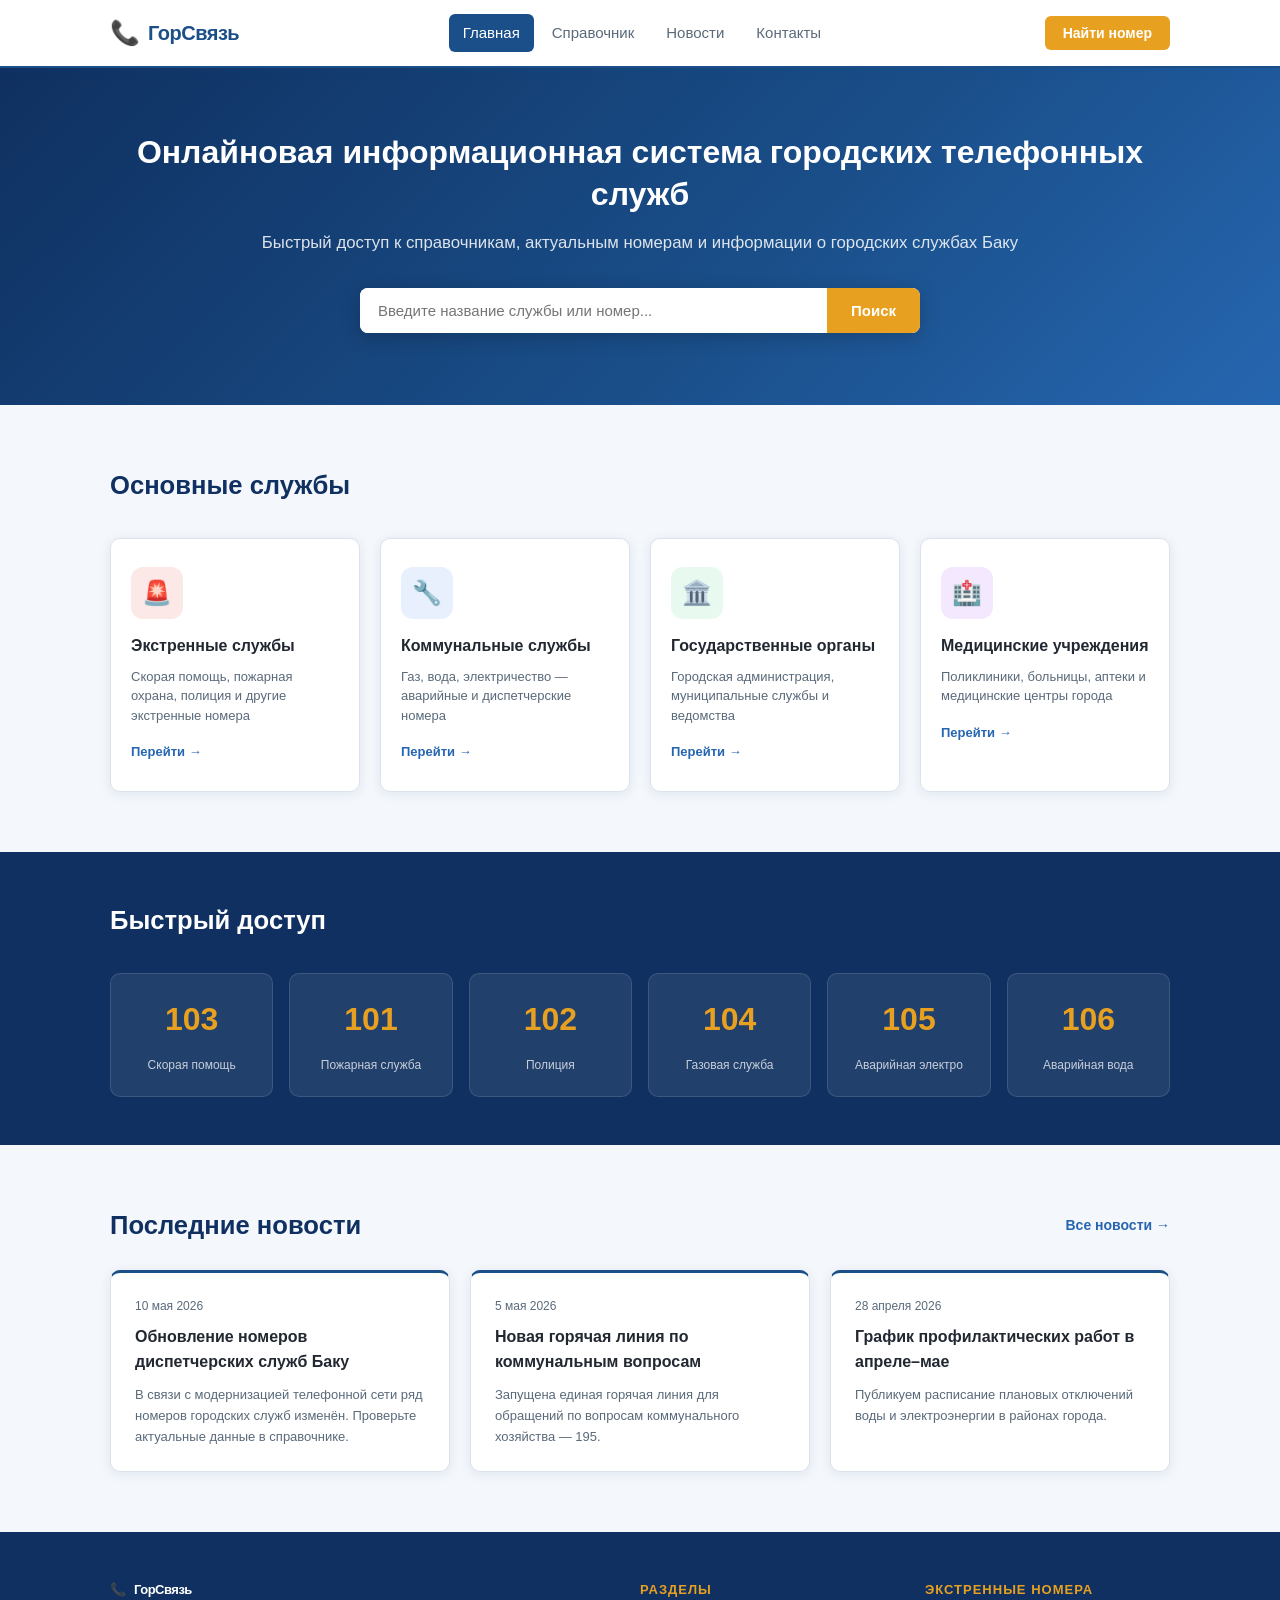
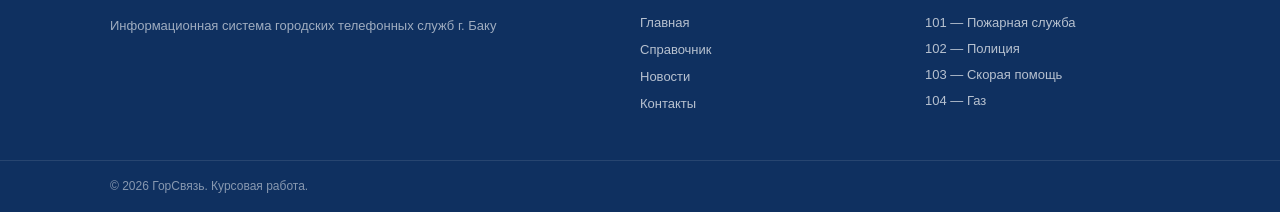
<file: index.html>
<!DOCTYPE html>
<html lang="ru">
<head>
  <meta charset="UTF-8">
  <meta name="viewport" content="width=device-width, initial-scale=1.0">
  <title>ГорСвязь — Городские телефонные службы</title>
  <link rel="stylesheet" href="style.css">
</head>
<body>
  <header>
    <div class="container header-inner">
      <div class="logo">
        <span class="logo-icon">📞</span>
        <span class="logo-text">ГорСвязь</span>
      </div>
      <nav>
        <a href="index.html" class="active">Главная</a>
        <a href="directory.html">Справочник</a>
        <a href="news.html">Новости</a>
        <a href="contacts.html">Контакты</a>
      </nav>
      <button class="btn-primary" onclick="location.href='directory.html'">Найти номер</button>
    </div>
  </header>

  <section class="hero">
    <div class="container">
      <h1>Онлайновая информационная система городских телефонных служб</h1>
      <p>Быстрый доступ к справочникам, актуальным номерам и информации о городских службах Баку</p>
      <div class="hero-search">
        <input type="text" id="heroSearch" placeholder="Введите название службы или номер...">
        <button onclick="heroSearchFn()">Поиск</button>
      </div>
      <div id="heroResult" class="hero-result"></div>
    </div>
  </section>

  <section class="services-section">
    <div class="container">
      <h2 class="section-title">Основные службы</h2>
      <div class="services-grid">
        <div class="service-card" onclick="location.href='directory.html?cat=emergency'">
          <div class="service-icon emergency">🚨</div>
          <h3>Экстренные службы</h3>
          <p>Скорая помощь, пожарная охрана, полиция и другие экстренные номера</p>
          <span class="service-link">Перейти →</span>
        </div>
        <div class="service-card" onclick="location.href='directory.html?cat=utility'">
          <div class="service-icon utility">🔧</div>
          <h3>Коммунальные службы</h3>
          <p>Газ, вода, электричество — аварийные и диспетчерские номера</p>
          <span class="service-link">Перейти →</span>
        </div>
        <div class="service-card" onclick="location.href='directory.html?cat=gov'">
          <div class="service-icon gov">🏛️</div>
          <h3>Государственные органы</h3>
          <p>Городская администрация, муниципальные службы и ведомства</p>
          <span class="service-link">Перейти →</span>
        </div>
        <div class="service-card" onclick="location.href='directory.html?cat=medical'">
          <div class="service-icon medical">🏥</div>
          <h3>Медицинские учреждения</h3>
          <p>Поликлиники, больницы, аптеки и медицинские центры города</p>
          <span class="service-link">Перейти →</span>
        </div>
      </div>
    </div>
  </section>

  <section class="quick-numbers">
    <div class="container">
      <h2 class="section-title">Быстрый доступ</h2>
      <div class="numbers-grid">
        <div class="number-item">
          <span class="num">103</span>
          <span class="num-label">Скорая помощь</span>
        </div>
        <div class="number-item">
          <span class="num">101</span>
          <span class="num-label">Пожарная служба</span>
        </div>
        <div class="number-item">
          <span class="num">102</span>
          <span class="num-label">Полиция</span>
        </div>
        <div class="number-item">
          <span class="num">104</span>
          <span class="num-label">Газовая служба</span>
        </div>
        <div class="number-item">
          <span class="num">105</span>
          <span class="num-label">Аварийная электро</span>
        </div>
        <div class="number-item">
          <span class="num">106</span>
          <span class="num-label">Аварийная вода</span>
        </div>
      </div>
    </div>
  </section>

  <section class="news-preview">
    <div class="container">
      <div class="section-header-row">
        <h2 class="section-title" style="margin-bottom:0">Последние новости</h2>
        <a href="news.html" class="see-all">Все новости →</a>
      </div>
      <div class="news-grid">
        <div class="news-card">
          <span class="news-date">10 мая 2026</span>
          <h4>Обновление номеров диспетчерских служб Баку</h4>
          <p>В связи с модернизацией телефонной сети ряд номеров городских служб изменён. Проверьте актуальные данные в справочнике.</p>
        </div>
        <div class="news-card">
          <span class="news-date">5 мая 2026</span>
          <h4>Новая горячая линия по коммунальным вопросам</h4>
          <p>Запущена единая горячая линия для обращений по вопросам коммунального хозяйства — 195.</p>
        </div>
        <div class="news-card">
          <span class="news-date">28 апреля 2026</span>
          <h4>График профилактических работ в апреле–мае</h4>
          <p>Публикуем расписание плановых отключений воды и электроэнергии в районах города.</p>
        </div>
      </div>
    </div>
  </section>

  <footer>
    <div class="container footer-inner">
      <div class="footer-col">
        <div class="logo"><span class="logo-icon">📞</span><span class="logo-text">ГорСвязь</span></div>
        <p>Информационная система городских телефонных служб г. Баку</p>
      </div>
      <div class="footer-col">
        <h5>Разделы</h5>
        <a href="index.html">Главная</a>
        <a href="directory.html">Справочник</a>
        <a href="news.html">Новости</a>
        <a href="contacts.html">Контакты</a>
      </div>
      <div class="footer-col">
        <h5>Экстренные номера</h5>
        <span>101 — Пожарная служба</span>
        <span>102 — Полиция</span>
        <span>103 — Скорая помощь</span>
        <span>104 — Газ</span>
      </div>
    </div>
    <div class="footer-bottom">
      <div class="container">© 2026 ГорСвязь. Курсовая работа.</div>
    </div>
  </footer>

  <script>
    const allServices = [
      { name: "Скорая помощь", num: "103", cat: "emergency" },
      { name: "Пожарная служба", num: "101", cat: "emergency" },
      { name: "Полиция", num: "102", cat: "emergency" },
      { name: "Газовая аварийная", num: "104", cat: "utility" },
      { name: "Электроаварийная", num: "105", cat: "utility" },
      { name: "Аварийная водоснабжение", num: "106", cat: "utility" },
      { name: "Городская администрация", num: "(012) 498-00-00", cat: "gov" },
      { name: "Горячая линия ЖКХ", num: "195", cat: "utility" },
    ];
    function heroSearchFn() {
      const q = document.getElementById('heroSearch').value.trim().toLowerCase();
      const res = document.getElementById('heroResult');
      if (!q) { res.innerHTML = ''; return; }
      const found = allServices.filter(s => s.name.toLowerCase().includes(q) || s.num.includes(q));
      if (found.length === 0) {
        res.innerHTML = '<p>Ничего не найдено. <a href="directory.html">Открыть полный справочник</a></p>';
      } else {
        res.innerHTML = found.map(s => `<div class="result-item"><b>${s.name}</b> — <span>${s.num}</span></div>`).join('');
      }
    }
    document.getElementById('heroSearch').addEventListener('keydown', e => { if (e.key === 'Enter') heroSearchFn(); });
  </script>
</body>
</html>
</file>
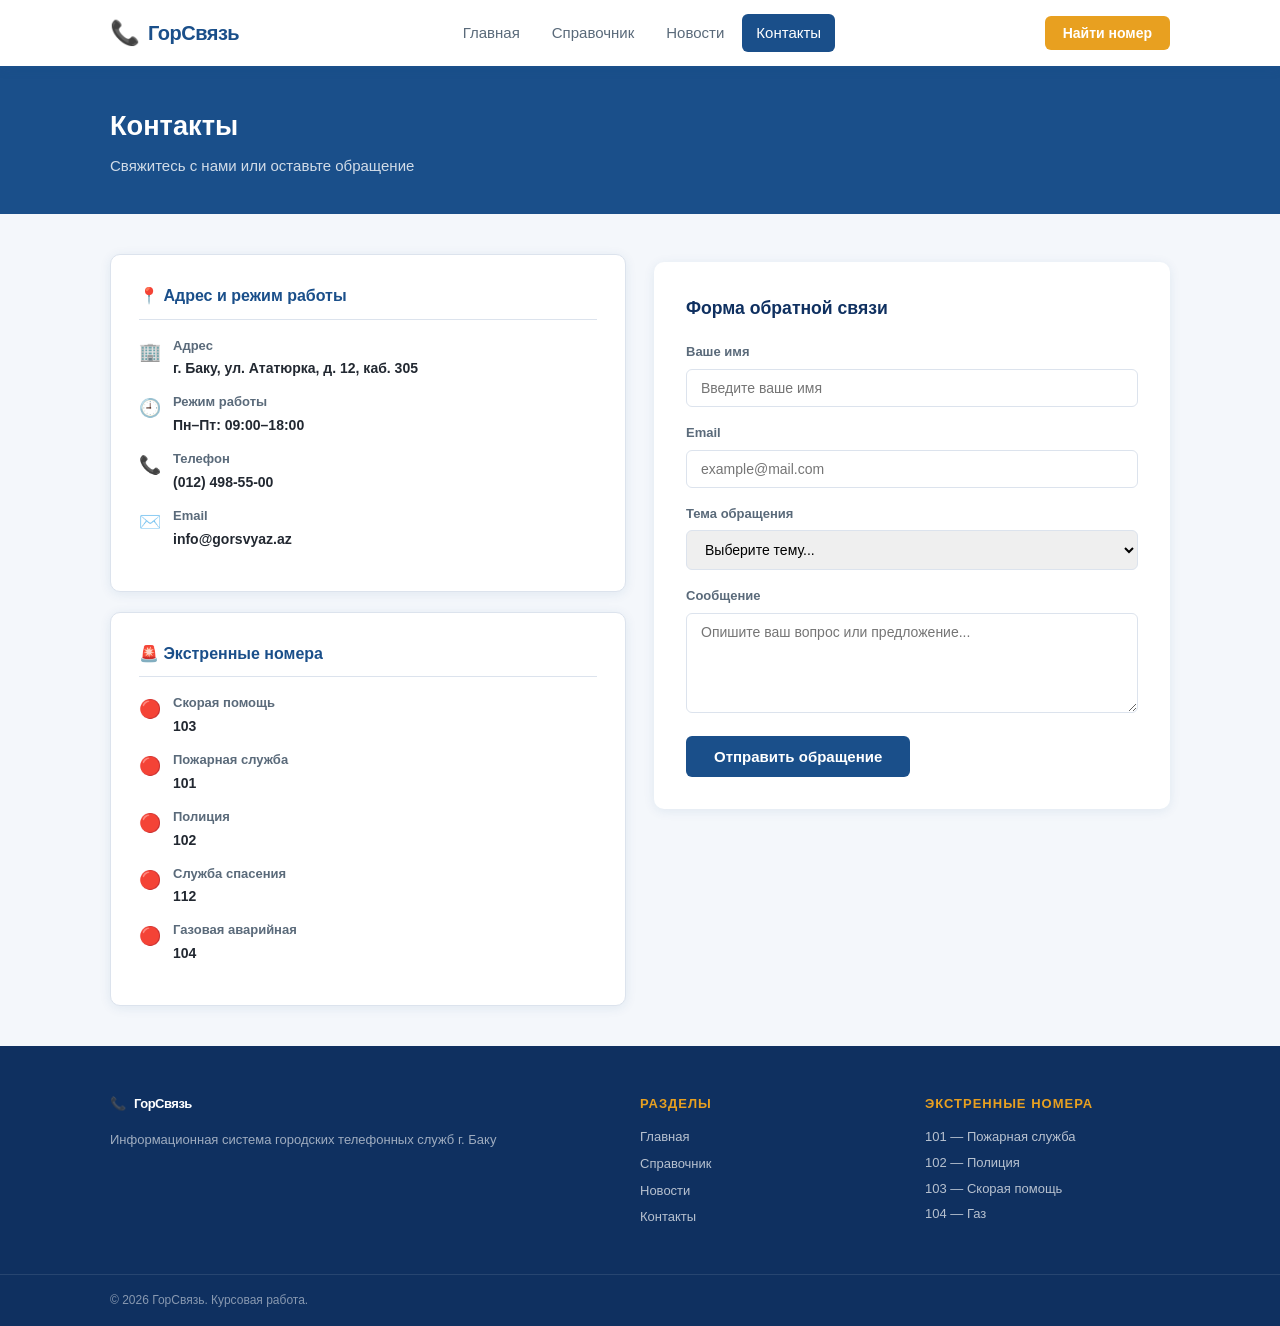
<file: contacts.html>
<!DOCTYPE html>
<html lang="ru">
<head>
  <meta charset="UTF-8">
  <meta name="viewport" content="width=device-width, initial-scale=1.0">
  <title>Контакты — ГорСвязь</title>
  <link rel="stylesheet" href="style.css">
</head>
<body>
  <header>
    <div class="container header-inner">
      <div class="logo">
        <span class="logo-icon">📞</span>
        <span class="logo-text">ГорСвязь</span>
      </div>
      <nav>
        <a href="index.html">Главная</a>
        <a href="directory.html">Справочник</a>
        <a href="news.html">Новости</a>
        <a href="contacts.html" class="active">Контакты</a>
      </nav>
      <button class="btn-primary" onclick="location.href='directory.html'">Найти номер</button>
    </div>
  </header>

  <div class="page-header">
    <div class="container">
      <h1>Контакты</h1>
      <p>Свяжитесь с нами или оставьте обращение</p>
    </div>
  </div>

  <div class="container">
    <div class="contacts-grid">
      <div>
        <div class="contact-card" style="margin-bottom:20px">
          <h3>📍 Адрес и режим работы</h3>
          <div class="contact-row">
            <span class="icon">🏢</span>
            <div class="info">
              <strong>Адрес</strong>
              <span>г. Баку, ул. Ататюрка, д. 12, каб. 305</span>
            </div>
          </div>
          <div class="contact-row">
            <span class="icon">🕘</span>
            <div class="info">
              <strong>Режим работы</strong>
              <span>Пн–Пт: 09:00–18:00</span>
            </div>
          </div>
          <div class="contact-row">
            <span class="icon">📞</span>
            <div class="info">
              <strong>Телефон</strong>
              <span>(012) 498-55-00</span>
            </div>
          </div>
          <div class="contact-row">
            <span class="icon">✉️</span>
            <div class="info">
              <strong>Email</strong>
              <span>info@gorsvyaz.az</span>
            </div>
          </div>
        </div>

        <div class="contact-card">
          <h3>🚨 Экстренные номера</h3>
          <div class="contact-row">
            <span class="icon">🔴</span>
            <div class="info"><strong>Скорая помощь</strong><span>103</span></div>
          </div>
          <div class="contact-row">
            <span class="icon">🔴</span>
            <div class="info"><strong>Пожарная служба</strong><span>101</span></div>
          </div>
          <div class="contact-row">
            <span class="icon">🔴</span>
            <div class="info"><strong>Полиция</strong><span>102</span></div>
          </div>
          <div class="contact-row">
            <span class="icon">🔴</span>
            <div class="info"><strong>Служба спасения</strong><span>112</span></div>
          </div>
          <div class="contact-row">
            <span class="icon">🔴</span>
            <div class="info"><strong>Газовая аварийная</strong><span>104</span></div>
          </div>
        </div>
      </div>

      <div>
        <div class="feedback-form">
          <h3>Форма обратной связи</h3>
          <div class="form-group">
            <label>Ваше имя</label>
            <input type="text" id="fname" placeholder="Введите ваше имя">
          </div>
          <div class="form-group">
            <label>Email</label>
            <input type="email" id="femail" placeholder="example@mail.com">
          </div>
          <div class="form-group">
            <label>Тема обращения</label>
            <select id="fsubject">
              <option value="">Выберите тему...</option>
              <option>Добавление нового номера</option>
              <option>Исправление ошибки в справочнике</option>
              <option>Технические вопросы</option>
              <option>Другое</option>
            </select>
          </div>
          <div class="form-group">
            <label>Сообщение</label>
            <textarea id="fmessage" placeholder="Опишите ваш вопрос или предложение..."></textarea>
          </div>
          <button class="btn-submit" onclick="submitForm()">Отправить обращение</button>
          <div class="form-success" id="formSuccess">✅ Спасибо! Ваше обращение принято. Мы ответим в течение 2 рабочих дней.</div>
        </div>
      </div>
    </div>
  </div>

  <footer>
    <div class="container footer-inner">
      <div class="footer-col">
        <div class="logo"><span class="logo-icon">📞</span><span class="logo-text">ГорСвязь</span></div>
        <p>Информационная система городских телефонных служб г. Баку</p>
      </div>
      <div class="footer-col">
        <h5>Разделы</h5>
        <a href="index.html">Главная</a>
        <a href="directory.html">Справочник</a>
        <a href="news.html">Новости</a>
        <a href="contacts.html">Контакты</a>
      </div>
      <div class="footer-col">
        <h5>Экстренные номера</h5>
        <span>101 — Пожарная служба</span>
        <span>102 — Полиция</span>
        <span>103 — Скорая помощь</span>
        <span>104 — Газ</span>
      </div>
    </div>
    <div class="footer-bottom"><div class="container">© 2026 ГорСвязь. Курсовая работа.</div></div>
  </footer>

  <script>
    function submitForm() {
      const name = document.getElementById('fname').value.trim();
      const email = document.getElementById('femail').value.trim();
      const subject = document.getElementById('fsubject').value;
      const msg = document.getElementById('fmessage').value.trim();
      if (!name || !email || !subject || !msg) {
        alert('Пожалуйста, заполните все поля.');
        return;
      }
      document.getElementById('formSuccess').style.display = 'block';
      document.getElementById('fname').value = '';
      document.getElementById('femail').value = '';
      document.getElementById('fsubject').value = '';
      document.getElementById('fmessage').value = '';
    }
  </script>
</body>
</html>
</file>
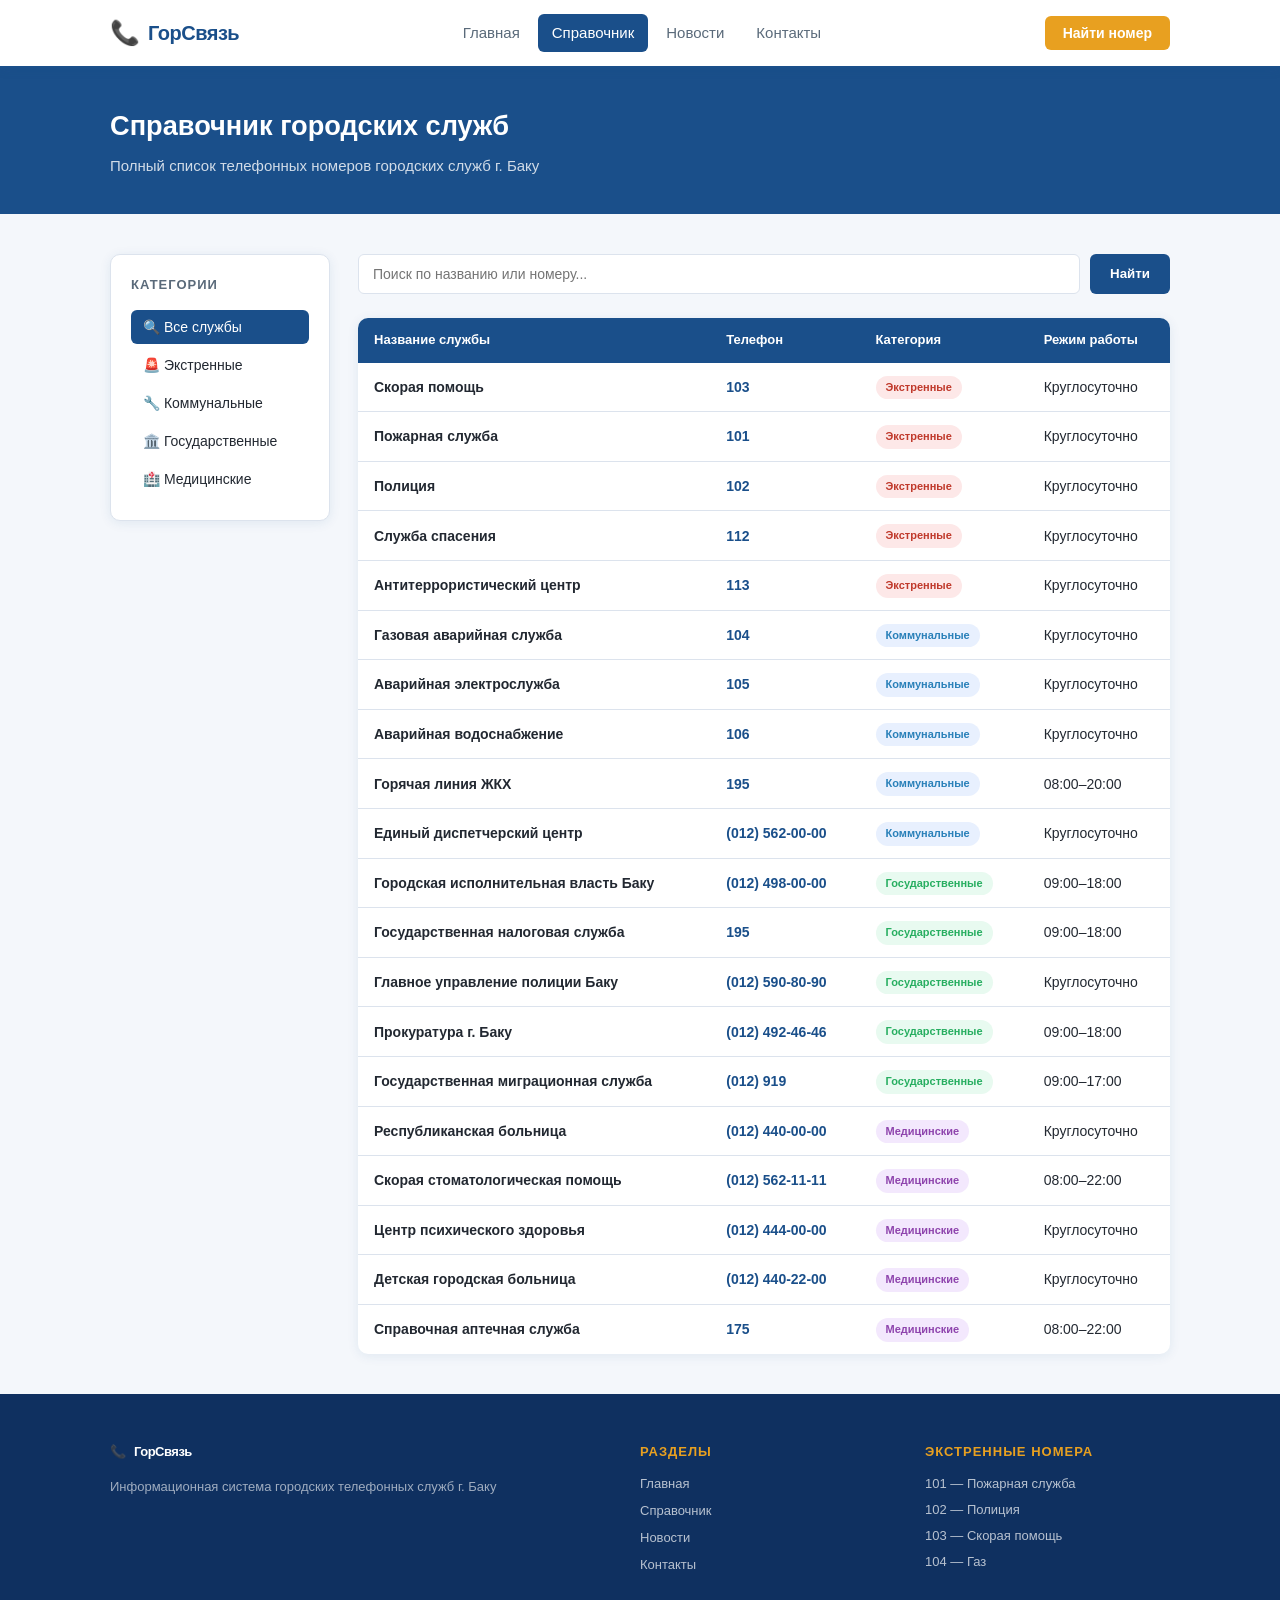
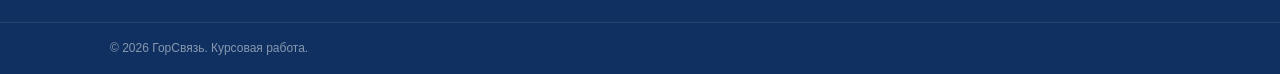
<file: directory.html>
<!DOCTYPE html>
<html lang="ru">
<head>
  <meta charset="UTF-8">
  <meta name="viewport" content="width=device-width, initial-scale=1.0">
  <title>Справочник — ГорСвязь</title>
  <link rel="stylesheet" href="style.css">
</head>
<body>
  <header>
    <div class="container header-inner">
      <div class="logo">
        <span class="logo-icon">📞</span>
        <span class="logo-text">ГорСвязь</span>
      </div>
      <nav>
        <a href="index.html">Главная</a>
        <a href="directory.html" class="active">Справочник</a>
        <a href="news.html">Новости</a>
        <a href="contacts.html">Контакты</a>
      </nav>
      <button class="btn-primary" onclick="location.href='directory.html'">Найти номер</button>
    </div>
  </header>

  <div class="page-header">
    <div class="container">
      <h1>Справочник городских служб</h1>
      <p>Полный список телефонных номеров городских служб г. Баку</p>
    </div>
  </div>

  <div class="container">
    <div class="dir-layout">
      <aside class="sidebar">
        <h3>Категории</h3>
        <button class="cat-btn active" data-cat="all">🔍 Все службы</button>
        <button class="cat-btn" data-cat="emergency">🚨 Экстренные</button>
        <button class="cat-btn" data-cat="utility">🔧 Коммунальные</button>
        <button class="cat-btn" data-cat="gov">🏛️ Государственные</button>
        <button class="cat-btn" data-cat="medical">🏥 Медицинские</button>
      </aside>

      <main>
        <div class="search-bar">
          <input type="text" id="dirSearch" placeholder="Поиск по названию или номеру...">
          <button onclick="filterTable()">Найти</button>
        </div>
        <table class="dir-table" id="dirTable">
          <thead>
            <tr>
              <th>Название службы</th>
              <th>Телефон</th>
              <th>Категория</th>
              <th>Режим работы</th>
            </tr>
          </thead>
          <tbody id="dirBody">
          </tbody>
        </table>
        <p id="noResult" style="display:none; padding:20px; color:#888;">Ничего не найдено.</p>
      </main>
    </div>
  </div>

  <footer>
    <div class="container footer-inner">
      <div class="footer-col">
        <div class="logo"><span class="logo-icon">📞</span><span class="logo-text">ГорСвязь</span></div>
        <p>Информационная система городских телефонных служб г. Баку</p>
      </div>
      <div class="footer-col">
        <h5>Разделы</h5>
        <a href="index.html">Главная</a>
        <a href="directory.html">Справочник</a>
        <a href="news.html">Новости</a>
        <a href="contacts.html">Контакты</a>
      </div>
      <div class="footer-col">
        <h5>Экстренные номера</h5>
        <span>101 — Пожарная служба</span>
        <span>102 — Полиция</span>
        <span>103 — Скорая помощь</span>
        <span>104 — Газ</span>
      </div>
    </div>
    <div class="footer-bottom"><div class="container">© 2026 ГорСвязь. Курсовая работа.</div></div>
  </footer>

  <script>
    const services = [
      { name: "Скорая помощь", phone: "103", cat: "emergency", hours: "Круглосуточно" },
      { name: "Пожарная служба", phone: "101", cat: "emergency", hours: "Круглосуточно" },
      { name: "Полиция", phone: "102", cat: "emergency", hours: "Круглосуточно" },
      { name: "Служба спасения", phone: "112", cat: "emergency", hours: "Круглосуточно" },
      { name: "Антитеррористический центр", phone: "113", cat: "emergency", hours: "Круглосуточно" },
      { name: "Газовая аварийная служба", phone: "104", cat: "utility", hours: "Круглосуточно" },
      { name: "Аварийная электрослужба", phone: "105", cat: "utility", hours: "Круглосуточно" },
      { name: "Аварийная водоснабжение", phone: "106", cat: "utility", hours: "Круглосуточно" },
      { name: "Горячая линия ЖКХ", phone: "195", cat: "utility", hours: "08:00–20:00" },
      { name: "Единый диспетчерский центр", phone: "(012) 562-00-00", cat: "utility", hours: "Круглосуточно" },
      { name: "Городская исполнительная власть Баку", phone: "(012) 498-00-00", cat: "gov", hours: "09:00–18:00" },
      { name: "Государственная налоговая служба", phone: "195", cat: "gov", hours: "09:00–18:00" },
      { name: "Главное управление полиции Баку", phone: "(012) 590-80-90", cat: "gov", hours: "Круглосуточно" },
      { name: "Прокуратура г. Баку", phone: "(012) 492-46-46", cat: "gov", hours: "09:00–18:00" },
      { name: "Государственная миграционная служба", phone: "(012) 919", cat: "gov", hours: "09:00–17:00" },
      { name: "Республиканская больница", phone: "(012) 440-00-00", cat: "medical", hours: "Круглосуточно" },
      { name: "Скорая стоматологическая помощь", phone: "(012) 562-11-11", cat: "medical", hours: "08:00–22:00" },
      { name: "Центр психического здоровья", phone: "(012) 444-00-00", cat: "medical", hours: "Круглосуточно" },
      { name: "Детская городская больница", phone: "(012) 440-22-00", cat: "medical", hours: "Круглосуточно" },
      { name: "Справочная аптечная служба", phone: "175", cat: "medical", hours: "08:00–22:00" },
    ];

    const catNames = { emergency: "Экстренные", utility: "Коммунальные", gov: "Государственные", medical: "Медицинские" };
    const catClass = { emergency: "badge-emergency", utility: "badge-utility", gov: "badge-gov", medical: "badge-medical" };

    let currentCat = 'all';

    function renderTable(data) {
      const body = document.getElementById('dirBody');
      const noRes = document.getElementById('noResult');
      if (data.length === 0) {
        body.innerHTML = '';
        noRes.style.display = 'block';
      } else {
        noRes.style.display = 'none';
        body.innerHTML = data.map(s => `
          <tr>
            <td><b>${s.name}</b></td>
            <td><b style="color:#1a4f8a">${s.phone}</b></td>
            <td><span class="badge ${catClass[s.cat]}">${catNames[s.cat]}</span></td>
            <td>${s.hours}</td>
          </tr>
        `).join('');
      }
    }

    function filterTable() {
      const q = document.getElementById('dirSearch').value.trim().toLowerCase();
      let data = currentCat === 'all' ? services : services.filter(s => s.cat === currentCat);
      if (q) data = data.filter(s => s.name.toLowerCase().includes(q) || s.phone.includes(q));
      renderTable(data);
    }

    document.querySelectorAll('.cat-btn').forEach(btn => {
      btn.addEventListener('click', function() {
        document.querySelectorAll('.cat-btn').forEach(b => b.classList.remove('active'));
        this.classList.add('active');
        currentCat = this.dataset.cat;
        filterTable();
      });
    });

    document.getElementById('dirSearch').addEventListener('keydown', e => { if (e.key === 'Enter') filterTable(); });

    // Check URL param for category
    const urlParams = new URLSearchParams(window.location.search);
    const cat = urlParams.get('cat');
    if (cat) {
      currentCat = cat;
      document.querySelectorAll('.cat-btn').forEach(b => b.classList.remove('active'));
      const targetBtn = document.querySelector(`.cat-btn[data-cat="${cat}"]`);
      if (targetBtn) targetBtn.classList.add('active');
    }

    renderTable(currentCat === 'all' ? services : services.filter(s => s.cat === currentCat));
  </script>
</body>
</html>
</file>
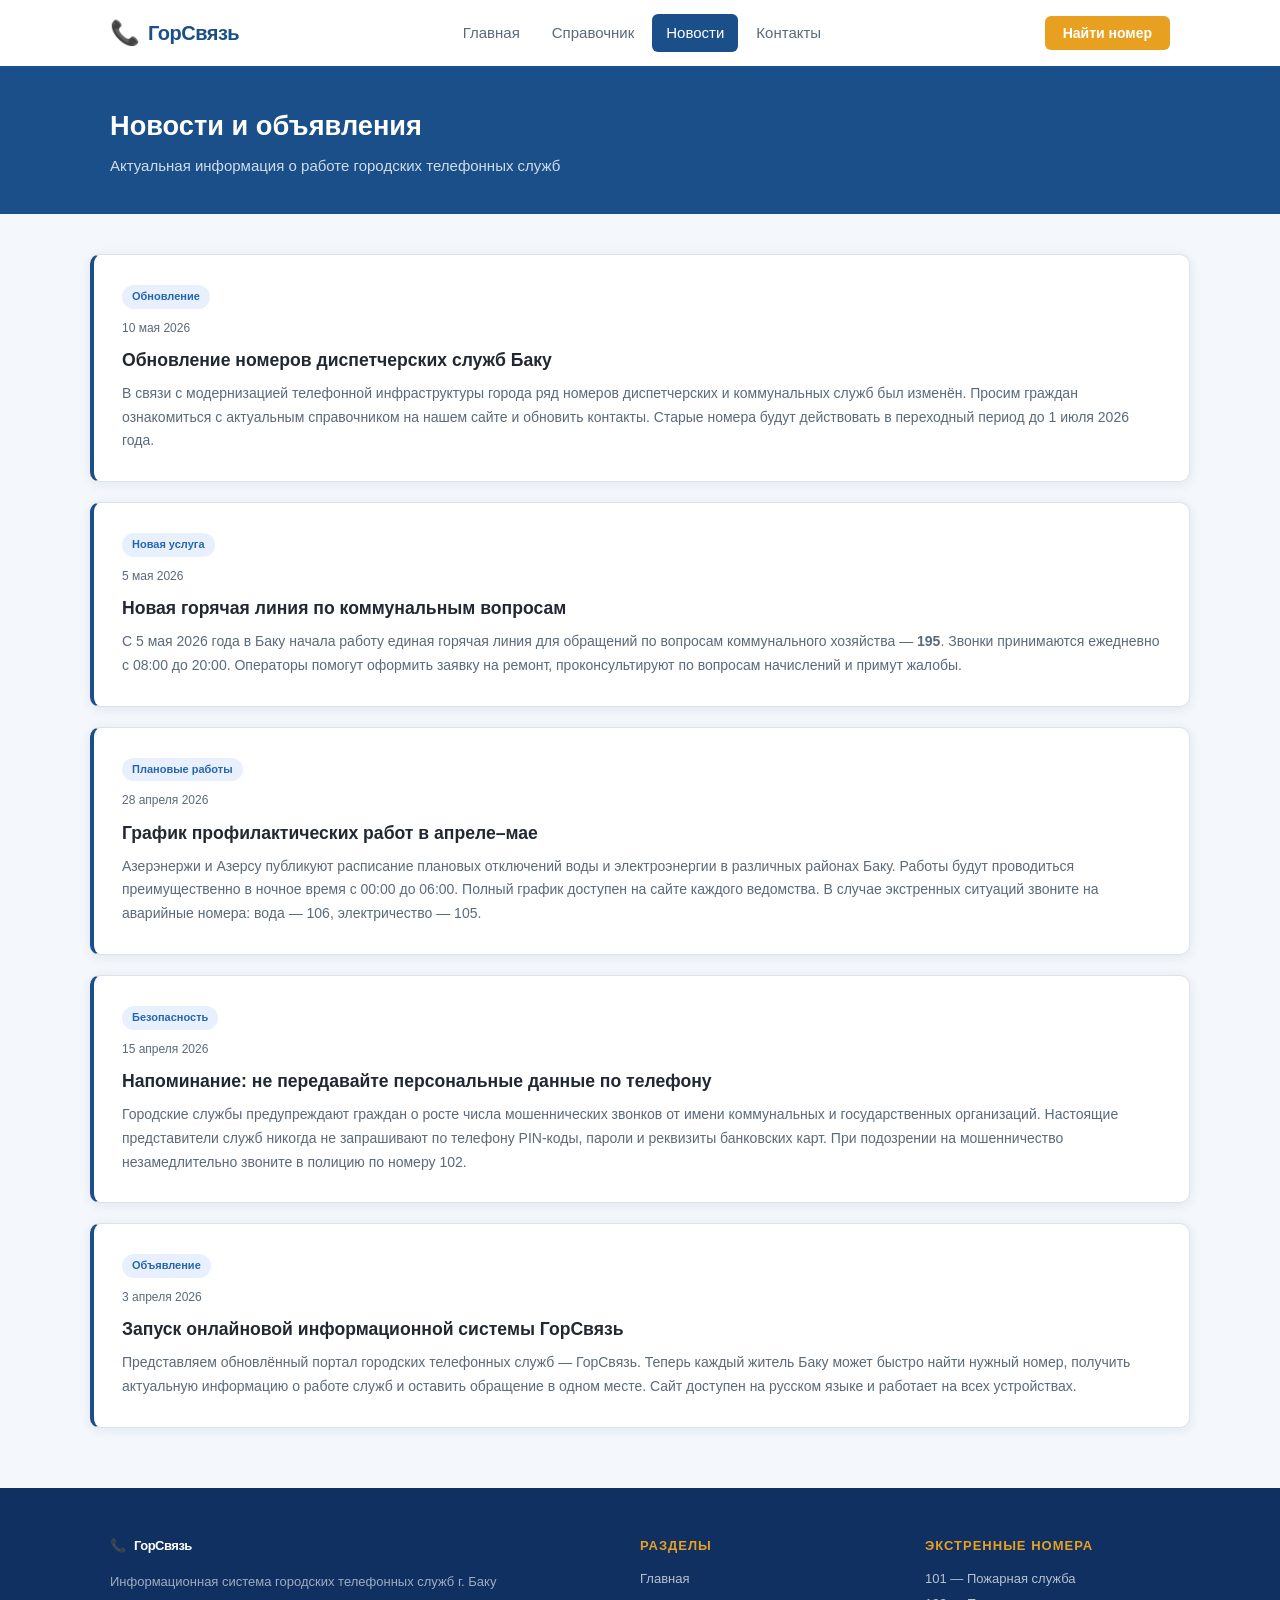
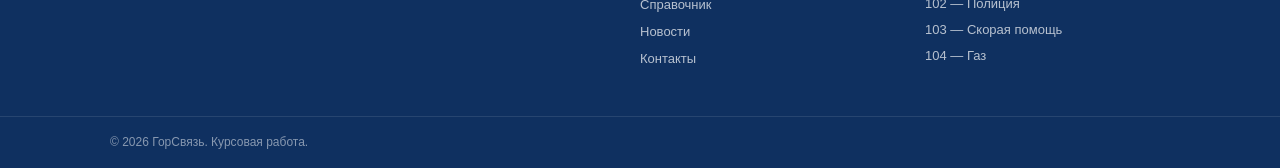
<file: news.html>
<!DOCTYPE html>
<html lang="ru">
<head>
  <meta charset="UTF-8">
  <meta name="viewport" content="width=device-width, initial-scale=1.0">
  <title>Новости — ГорСвязь</title>
  <link rel="stylesheet" href="style.css">
</head>
<body>
  <header>
    <div class="container header-inner">
      <div class="logo">
        <span class="logo-icon">📞</span>
        <span class="logo-text">ГорСвязь</span>
      </div>
      <nav>
        <a href="index.html">Главная</a>
        <a href="directory.html">Справочник</a>
        <a href="news.html" class="active">Новости</a>
        <a href="contacts.html">Контакты</a>
      </nav>
      <button class="btn-primary" onclick="location.href='directory.html'">Найти номер</button>
    </div>
  </header>

  <div class="page-header">
    <div class="container">
      <h1>Новости и объявления</h1>
      <p>Актуальная информация о работе городских телефонных служб</p>
    </div>
  </div>

  <div class="container news-list">
    <div class="news-full-card">
      <span class="news-tag">Обновление</span>
      <span class="news-date">10 мая 2026</span>
      <h3>Обновление номеров диспетчерских служб Баку</h3>
      <p>В связи с модернизацией телефонной инфраструктуры города ряд номеров диспетчерских и коммунальных служб был изменён. Просим граждан ознакомиться с актуальным справочником на нашем сайте и обновить контакты. Старые номера будут действовать в переходный период до 1 июля 2026 года.</p>
    </div>

    <div class="news-full-card">
      <span class="news-tag">Новая услуга</span>
      <span class="news-date">5 мая 2026</span>
      <h3>Новая горячая линия по коммунальным вопросам</h3>
      <p>С 5 мая 2026 года в Баку начала работу единая горячая линия для обращений по вопросам коммунального хозяйства — <strong>195</strong>. Звонки принимаются ежедневно с 08:00 до 20:00. Операторы помогут оформить заявку на ремонт, проконсультируют по вопросам начислений и примут жалобы.</p>
    </div>

    <div class="news-full-card">
      <span class="news-tag">Плановые работы</span>
      <span class="news-date">28 апреля 2026</span>
      <h3>График профилактических работ в апреле–мае</h3>
      <p>Азерэнержи и Азерсу публикуют расписание плановых отключений воды и электроэнергии в различных районах Баку. Работы будут проводиться преимущественно в ночное время с 00:00 до 06:00. Полный график доступен на сайте каждого ведомства. В случае экстренных ситуаций звоните на аварийные номера: вода — 106, электричество — 105.</p>
    </div>

    <div class="news-full-card">
      <span class="news-tag">Безопасность</span>
      <span class="news-date">15 апреля 2026</span>
      <h3>Напоминание: не передавайте персональные данные по телефону</h3>
      <p>Городские службы предупреждают граждан о росте числа мошеннических звонков от имени коммунальных и государственных организаций. Настоящие представители служб никогда не запрашивают по телефону PIN-коды, пароли и реквизиты банковских карт. При подозрении на мошенничество незамедлительно звоните в полицию по номеру 102.</p>
    </div>

    <div class="news-full-card">
      <span class="news-tag">Объявление</span>
      <span class="news-date">3 апреля 2026</span>
      <h3>Запуск онлайновой информационной системы ГорСвязь</h3>
      <p>Представляем обновлённый портал городских телефонных служб — ГорСвязь. Теперь каждый житель Баку может быстро найти нужный номер, получить актуальную информацию о работе служб и оставить обращение в одном месте. Сайт доступен на русском языке и работает на всех устройствах.</p>
    </div>
  </div>

  <footer>
    <div class="container footer-inner">
      <div class="footer-col">
        <div class="logo"><span class="logo-icon">📞</span><span class="logo-text">ГорСвязь</span></div>
        <p>Информационная система городских телефонных служб г. Баку</p>
      </div>
      <div class="footer-col">
        <h5>Разделы</h5>
        <a href="index.html">Главная</a>
        <a href="directory.html">Справочник</a>
        <a href="news.html">Новости</a>
        <a href="contacts.html">Контакты</a>
      </div>
      <div class="footer-col">
        <h5>Экстренные номера</h5>
        <span>101 — Пожарная служба</span>
        <span>102 — Полиция</span>
        <span>103 — Скорая помощь</span>
        <span>104 — Газ</span>
      </div>
    </div>
    <div class="footer-bottom"><div class="container">© 2026 ГорСвязь. Курсовая работа.</div></div>
  </footer>
</body>
</html>
</file>
<file: style.css>
/* ===== RESET & BASE ===== */
*, *::before, *::after { box-sizing: border-box; margin: 0; padding: 0; }

:root {
  --primary: #1a4f8a;
  --primary-light: #2666b0;
  --primary-dark: #0f3060;
  --accent: #e8a020;
  --text: #222831;
  --text-muted: #5a6a7a;
  --bg: #f4f7fb;
  --white: #ffffff;
  --border: #dce3ed;
  --shadow: 0 2px 12px rgba(26,79,138,0.09);
  --radius: 10px;
  --emergency: #c0392b;
  --utility: #2980b9;
  --gov: #27ae60;
  --medical: #8e44ad;
}

body {
  font-family: 'Segoe UI', Tahoma, Geneva, Verdana, sans-serif;
  font-size: 15px;
  color: var(--text);
  background: var(--bg);
  line-height: 1.6;
}

a { color: var(--primary); text-decoration: none; }
a:hover { text-decoration: underline; }

.container { max-width: 1100px; margin: 0 auto; padding: 0 20px; }

/* ===== HEADER ===== */
header {
  background: var(--white);
  border-bottom: 2px solid var(--primary);
  position: sticky; top: 0; z-index: 100;
  box-shadow: 0 2px 10px rgba(26,79,138,0.1);
}
.header-inner {
  display: flex; align-items: center; gap: 24px;
  padding: 14px 20px; justify-content: space-between;
}
.logo { display: flex; align-items: center; gap: 8px; }
.logo-icon { font-size: 24px; }
.logo-text { font-size: 20px; font-weight: 700; color: var(--primary); letter-spacing: -0.5px; }

nav { display: flex; gap: 4px; }
nav a {
  padding: 7px 14px; border-radius: 6px;
  color: var(--text-muted); font-weight: 500;
  transition: all 0.2s;
}
nav a:hover, nav a.active {
  background: var(--primary); color: var(--white);
  text-decoration: none;
}

.btn-primary {
  background: var(--accent); color: var(--white);
  border: none; padding: 9px 18px; border-radius: 6px;
  font-weight: 600; cursor: pointer; font-size: 14px;
  transition: background 0.2s;
}
.btn-primary:hover { background: #c8871a; }

/* ===== HERO ===== */
.hero {
  background: linear-gradient(135deg, var(--primary-dark) 0%, var(--primary) 60%, var(--primary-light) 100%);
  color: var(--white); padding: 64px 0 56px;
  text-align: center;
}
.hero h1 { font-size: 2rem; font-weight: 700; margin-bottom: 14px; line-height: 1.3; }
.hero p { font-size: 1.05rem; color: rgba(255,255,255,0.85); margin-bottom: 32px; }

.hero-search {
  display: flex; max-width: 560px; margin: 0 auto;
  background: var(--white); border-radius: 8px; overflow: hidden;
  box-shadow: 0 4px 20px rgba(0,0,0,0.2);
}
.hero-search input {
  flex: 1; padding: 14px 18px; border: none; outline: none;
  font-size: 15px; color: var(--text);
}
.hero-search button {
  background: var(--accent); color: var(--white);
  border: none; padding: 14px 24px; cursor: pointer;
  font-weight: 600; font-size: 15px; transition: background 0.2s;
}
.hero-search button:hover { background: #c8871a; }

.hero-result {
  max-width: 560px; margin: 16px auto 0;
  background: rgba(255,255,255,0.1); border-radius: 8px;
  padding: 0; overflow: hidden;
}
.result-item {
  background: rgba(255,255,255,0.95); color: var(--text);
  padding: 10px 16px; border-bottom: 1px solid var(--border);
  font-size: 14px;
}
.result-item:last-child { border-bottom: none; }
.result-item span { color: var(--primary); font-weight: 700; }

/* ===== SERVICES SECTION ===== */
.services-section { padding: 60px 0; }
.section-title { font-size: 1.6rem; font-weight: 700; color: var(--primary-dark); margin-bottom: 32px; }
.section-header-row { display: flex; align-items: center; justify-content: space-between; margin-bottom: 24px; }
.see-all { color: var(--primary-light); font-weight: 600; font-size: 14px; }

.services-grid { display: grid; grid-template-columns: repeat(4, 1fr); gap: 20px; }

.service-card {
  background: var(--white); border-radius: var(--radius);
  padding: 28px 20px; box-shadow: var(--shadow);
  cursor: pointer; transition: transform 0.2s, box-shadow 0.2s;
  border: 1px solid var(--border);
}
.service-card:hover { transform: translateY(-4px); box-shadow: 0 8px 24px rgba(26,79,138,0.15); }

.service-icon {
  width: 52px; height: 52px; border-radius: 12px;
  display: flex; align-items: center; justify-content: center;
  font-size: 24px; margin-bottom: 14px;
}
.service-icon.emergency { background: #fde8e8; }
.service-icon.utility { background: #e8f0fe; }
.service-icon.gov { background: #e8faf0; }
.service-icon.medical { background: #f3e8fd; }

.service-card h3 { font-size: 1rem; font-weight: 700; color: var(--text); margin-bottom: 8px; }
.service-card p { font-size: 13px; color: var(--text-muted); line-height: 1.5; margin-bottom: 14px; }
.service-link { font-size: 13px; font-weight: 600; color: var(--primary-light); }

/* ===== QUICK NUMBERS ===== */
.quick-numbers { background: var(--primary-dark); padding: 48px 0; }
.quick-numbers .section-title { color: var(--white); }
.numbers-grid { display: grid; grid-template-columns: repeat(6, 1fr); gap: 16px; }
.number-item {
  background: rgba(255,255,255,0.08); border-radius: var(--radius);
  padding: 20px 12px; text-align: center;
  border: 1px solid rgba(255,255,255,0.12);
  transition: background 0.2s;
}
.number-item:hover { background: rgba(255,255,255,0.15); }
.num { display: block; font-size: 2rem; font-weight: 800; color: var(--accent); margin-bottom: 6px; }
.num-label { font-size: 12px; color: rgba(255,255,255,0.75); }

/* ===== NEWS PREVIEW ===== */
.news-preview { padding: 60px 0; }
.news-grid { display: grid; grid-template-columns: repeat(3, 1fr); gap: 20px; }
.news-card {
  background: var(--white); border-radius: var(--radius);
  padding: 24px; box-shadow: var(--shadow); border: 1px solid var(--border);
  border-top: 3px solid var(--primary);
}
.news-date { font-size: 12px; color: var(--text-muted); display: block; margin-bottom: 8px; }
.news-card h4 { font-size: 1rem; font-weight: 700; color: var(--text); margin-bottom: 10px; }
.news-card p { font-size: 13px; color: var(--text-muted); line-height: 1.6; }

/* ===== FOOTER ===== */
footer { background: var(--primary-dark); color: rgba(255,255,255,0.8); padding: 48px 0 0; }
.footer-inner { display: grid; grid-template-columns: 2fr 1fr 1fr; gap: 40px; padding-bottom: 40px; }
.footer-col .logo-text { color: var(--white); }
.footer-col p { font-size: 13px; margin-top: 10px; color: rgba(255,255,255,0.6); }
.footer-col h5 { font-size: 13px; font-weight: 700; text-transform: uppercase; letter-spacing: 1px; color: var(--accent); margin-bottom: 12px; }
.footer-col a { display: block; font-size: 13px; color: rgba(255,255,255,0.7); margin-bottom: 6px; }
.footer-col a:hover { color: var(--white); text-decoration: none; }
.footer-col span { display: block; font-size: 13px; margin-bottom: 5px; color: rgba(255,255,255,0.7); }
.footer-bottom { border-top: 1px solid rgba(255,255,255,0.1); padding: 16px 0; font-size: 12px; color: rgba(255,255,255,0.5); }

/* ===== DIRECTORY PAGE ===== */
.page-header { background: var(--primary); color: var(--white); padding: 36px 0; }
.page-header h1 { font-size: 1.7rem; font-weight: 700; }
.page-header p { color: rgba(255,255,255,0.8); margin-top: 6px; }

.dir-layout { display: grid; grid-template-columns: 220px 1fr; gap: 28px; padding: 40px 0; }

.sidebar { background: var(--white); border-radius: var(--radius); padding: 20px; box-shadow: var(--shadow); height: fit-content; border: 1px solid var(--border); }
.sidebar h3 { font-size: 13px; font-weight: 700; text-transform: uppercase; letter-spacing: 1px; color: var(--text-muted); margin-bottom: 14px; }
.cat-btn {
  display: block; width: 100%; text-align: left;
  padding: 9px 12px; border-radius: 6px; border: none;
  background: none; cursor: pointer; font-size: 14px;
  color: var(--text); margin-bottom: 4px; transition: all 0.2s;
}
.cat-btn:hover, .cat-btn.active { background: var(--primary); color: var(--white); }

.search-bar { display: flex; gap: 10px; margin-bottom: 24px; }
.search-bar input {
  flex: 1; padding: 11px 14px; border: 1px solid var(--border);
  border-radius: 6px; font-size: 14px; outline: none;
  transition: border 0.2s;
}
.search-bar input:focus { border-color: var(--primary); }
.search-bar button {
  background: var(--primary); color: var(--white);
  border: none; padding: 11px 20px; border-radius: 6px;
  font-weight: 600; cursor: pointer;
}

.dir-table { width: 100%; border-collapse: collapse; background: var(--white); border-radius: var(--radius); overflow: hidden; box-shadow: var(--shadow); }
.dir-table th { background: var(--primary); color: var(--white); padding: 12px 16px; text-align: left; font-size: 13px; font-weight: 600; }
.dir-table td { padding: 12px 16px; border-bottom: 1px solid var(--border); font-size: 14px; }
.dir-table tr:last-child td { border-bottom: none; }
.dir-table tr:hover td { background: #f0f6ff; }
.badge {
  display: inline-block; padding: 3px 10px; border-radius: 20px;
  font-size: 11px; font-weight: 600;
}
.badge-emergency { background: #fde8e8; color: var(--emergency); }
.badge-utility { background: #e8f0fe; color: var(--utility); }
.badge-gov { background: #e8faf0; color: var(--gov); }
.badge-medical { background: #f3e8fd; color: var(--medical); }

/* ===== NEWS PAGE ===== */
.news-list { padding: 40px 0; }
.news-full-card {
  background: var(--white); border-radius: var(--radius);
  padding: 28px; box-shadow: var(--shadow); border: 1px solid var(--border);
  margin-bottom: 20px; border-left: 4px solid var(--primary);
}
.news-full-card h3 { font-size: 1.1rem; font-weight: 700; margin-bottom: 8px; color: var(--text); }
.news-full-card p { color: var(--text-muted); font-size: 14px; line-height: 1.7; }
.news-tag { display: inline-block; background: #e8f0fe; color: var(--primary-light); font-size: 11px; font-weight: 600; padding: 3px 10px; border-radius: 20px; margin-bottom: 10px; }

/* ===== CONTACTS PAGE ===== */
.contacts-grid { display: grid; grid-template-columns: 1fr 1fr; gap: 28px; padding: 40px 0; }
.contact-card { background: var(--white); border-radius: var(--radius); padding: 28px; box-shadow: var(--shadow); border: 1px solid var(--border); }
.contact-card h3 { font-size: 1rem; font-weight: 700; color: var(--primary); margin-bottom: 16px; padding-bottom: 10px; border-bottom: 1px solid var(--border); }
.contact-row { display: flex; gap: 12px; margin-bottom: 12px; align-items: flex-start; }
.contact-row .icon { font-size: 18px; flex-shrink: 0; margin-top: 2px; }
.contact-row .info strong { display: block; font-size: 13px; color: var(--text-muted); }
.contact-row .info span { font-size: 14px; font-weight: 600; color: var(--text); }

.feedback-form { background: var(--white); border-radius: var(--radius); padding: 32px; box-shadow: var(--shadow); margin-top: 8px; }
.feedback-form h3 { font-size: 1.1rem; font-weight: 700; margin-bottom: 20px; color: var(--primary-dark); }
.form-group { margin-bottom: 16px; }
.form-group label { display: block; font-size: 13px; font-weight: 600; color: var(--text-muted); margin-bottom: 6px; }
.form-group input, .form-group textarea, .form-group select {
  width: 100%; padding: 10px 14px; border: 1px solid var(--border);
  border-radius: 6px; font-size: 14px; outline: none;
  font-family: inherit; transition: border 0.2s;
}
.form-group input:focus, .form-group textarea:focus, .form-group select:focus { border-color: var(--primary); }
.form-group textarea { resize: vertical; min-height: 100px; }
.btn-submit { background: var(--primary); color: var(--white); border: none; padding: 12px 28px; border-radius: 6px; font-size: 15px; font-weight: 600; cursor: pointer; transition: background 0.2s; }
.btn-submit:hover { background: var(--primary-light); }
.form-success { background: #e8faf0; color: var(--gov); border-radius: 6px; padding: 12px 16px; margin-top: 14px; display: none; font-weight: 600; }

/* ===== RESPONSIVE ===== */
@media (max-width: 768px) {
  .services-grid { grid-template-columns: 1fr 1fr; }
  .numbers-grid { grid-template-columns: repeat(3, 1fr); }
  .news-grid { grid-template-columns: 1fr; }
  .dir-layout { grid-template-columns: 1fr; }
  .footer-inner { grid-template-columns: 1fr; }
  .contacts-grid { grid-template-columns: 1fr; }
  nav { display: none; }
  .hero h1 { font-size: 1.4rem; }
}
</file>
